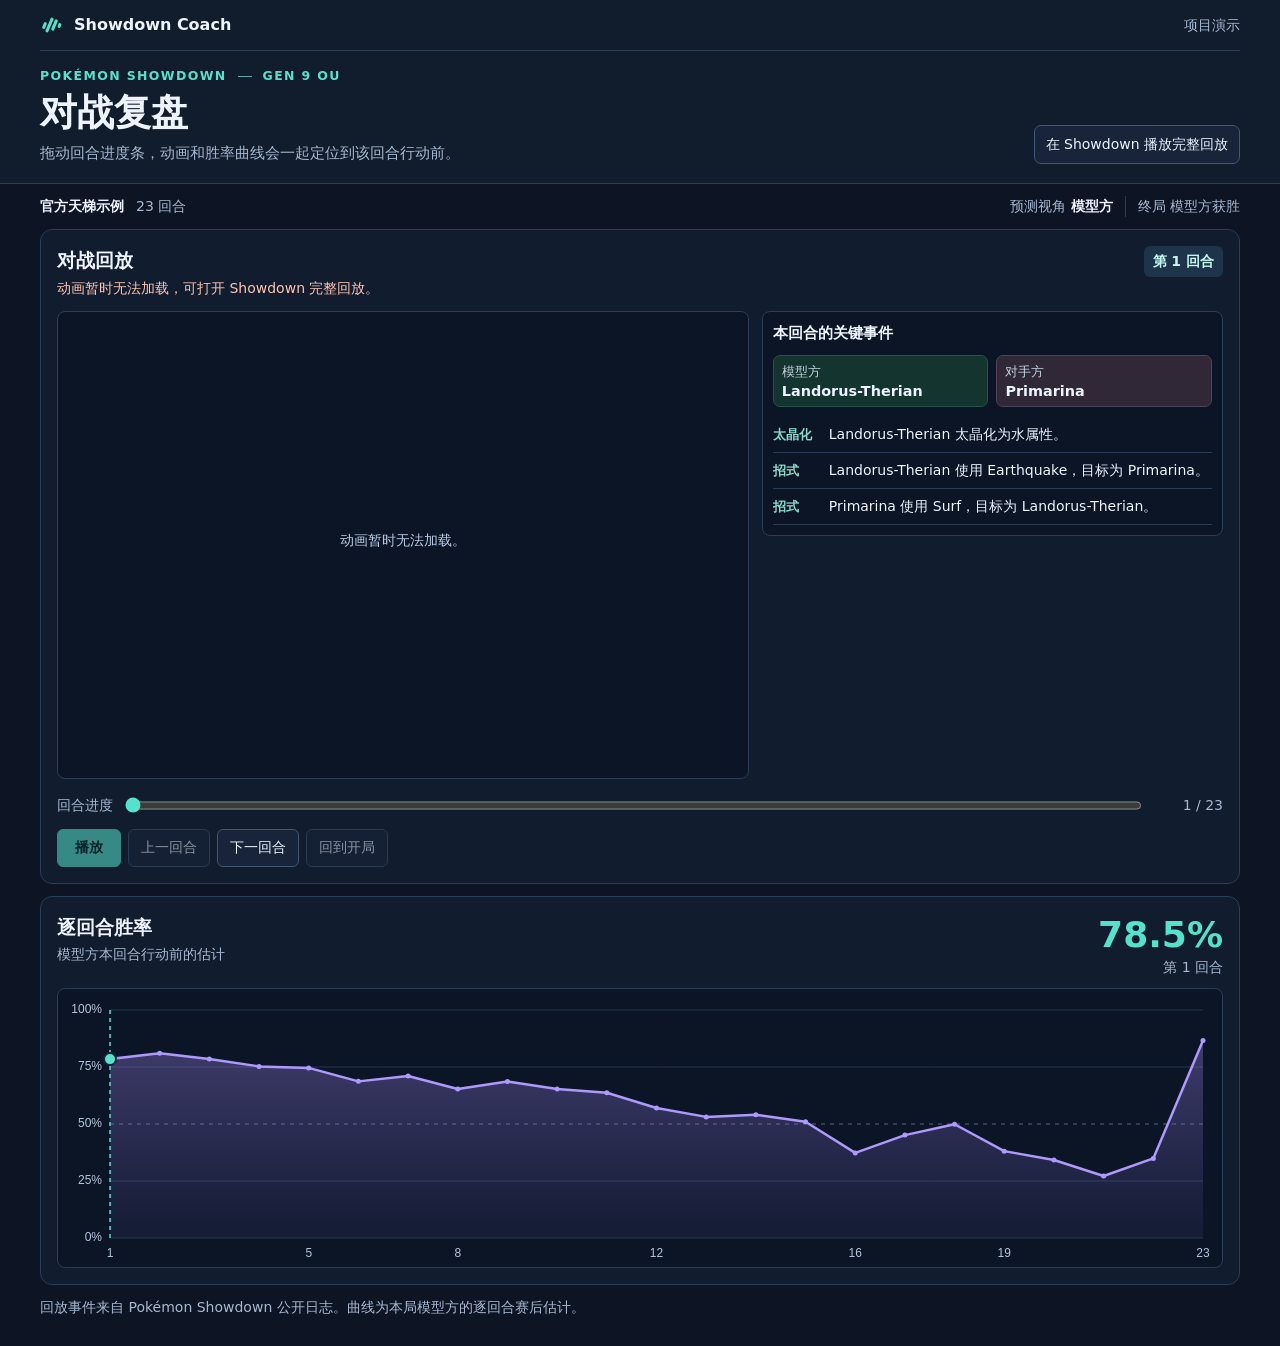
<file: index.html>
<!doctype html>
<html lang="zh-CN">
<head>
  <meta charset="utf-8">
  <meta name="viewport" content="width=device-width, initial-scale=1">
  <meta name="description" content="通过一场 Pokémon Showdown Gen 9 OU 示例对局，逐回合查看对战事件与模型胜率估计。">
  <meta name="theme-color" content="#0d1423">
  <title>对战复盘 · Showdown Coach</title>
  <link rel="stylesheet" href="style.css?v=2">
  <script src="battle-data.js" defer></script>
  <script src="app.js?v=2" defer></script>
</head>
<body>
  <header class="mast">
    <div class="frame">
      <div class="brand">
        <span class="brand-mark" aria-hidden="true"><i></i><i></i><i></i><i></i></span>
        <span>Showdown Coach</span>
        <span class="brand-tag">项目演示</span>
      </div>
      <div class="intro">
        <div>
          <p class="kicker">POKÉMON SHOWDOWN <span></span> GEN 9 OU</p>
          <h1>对战复盘</h1>
          <p class="intro-copy">拖动回合进度条，动画和胜率曲线会一起定位到该回合行动前。</p>
        </div>
        <a class="official" id="official" target="_blank" rel="noopener noreferrer" hidden>
          在 Showdown 播放完整回放
        </a>
      </div>
    </div>
  </header>

  <main class="frame">
    <p id="notice" class="notice" role="status">正在载入示例对局…</p>
    <noscript><p class="notice">请启用 JavaScript 以浏览对战回放与曲线。</p></noscript>
    <div id="workspace" hidden>
      <div class="overview">
        <div class="match-info">
          <strong id="sample-label"></strong>
          <span id="total"></span>
        </div>
        <div class="match-info secondary">
          <span>预测视角 <strong>模型方</strong></span>
          <span id="result"></span>
        </div>
      </div>

      <div class="panels">
        <section class="panel replay-panel" aria-labelledby="replay-title">
          <div class="panel-head">
            <div>
              <h2 id="replay-title">对战回放</h2>
              <p id="animation-status" role="status">正在载入动画播放器…</p>
            </div>
            <span class="turn-tag" id="replay-turn"></span>
          </div>
          <div class="replay-grid">
            <div class="animation">
              <iframe id="animation" title="Pokémon Showdown 对战动画" sandbox="allow-scripts" referrerpolicy="no-referrer"></iframe>
            </div>
            <div class="event-panel">
              <h3>本回合的关键事件</h3>
              <div class="matchup" id="matchup" aria-label="回合开始时的双方场上宝可梦"></div>
              <ol class="events" id="events" aria-label="对战事件"></ol>
            </div>
          </div>
          <div class="timeline">
            <label for="turn-slider">回合进度</label>
            <input id="turn-slider" type="range" min="1" max="1" value="1">
            <output id="turn-counter" for="turn-slider">—</output>
          </div>
          <div class="controls" role="group" aria-label="回放控制">
            <button id="play" type="button" aria-pressed="false" disabled>播放</button>
            <button id="previous" type="button">上一回合</button>
            <button id="next" type="button">下一回合</button>
            <button id="reset" type="button">回到开局</button>
          </div>
        </section>
        <section class="panel chart-panel" aria-labelledby="chart-title">
          <div class="panel-head">
            <div>
              <h2 id="chart-title">逐回合胜率</h2>
              <p>模型方本回合行动前的估计</p>
            </div>
            <div class="probability">
              <strong id="probability">—</strong>
              <span id="probability-turn"></span>
            </div>
          </div>
          <div class="plot">
            <canvas id="curve" role="img" aria-label="逐回合胜率曲线。使用回合进度条选择数据点。"></canvas>
          </div>
        </section>
      </div>
      <p class="note" id="source-note"></p>
      <p class="sr-only" id="selected-status" aria-live="polite" aria-atomic="true"></p>
    </div>
  </main>
</body>
</html>
</file>
<file: style.css>
:root {
  color-scheme: dark;
  --page: #0d1423;
  --surface: #111c2e;
  --inset: #0b1525;
  --raised: #17243a;
  --ink: #edf3ff;
  --muted: #a7b9d1;
  --border: #2b3d57;
  --accent: #55e2cc;
  font-family: "Segoe UI", "PingFang SC", "Microsoft YaHei", system-ui, sans-serif;
  line-height: 1.5;
}

*, *::before, *::after { box-sizing: border-box; }
body { margin: 0; color: var(--ink); background: var(--page); }
[hidden] { display: none !important; }
.frame { width: min(1200px, calc(100% - 64px)); margin-inline: auto; }
.mast { background: #111c2d; border-bottom: 1px solid var(--border); }
.brand { display: flex; align-items: center; gap: 10px; padding: 13px 0; border-bottom: 1px solid var(--border); font-weight: 700; }
.brand-mark { width: 24px; height: 24px; display: inline-flex; justify-content: center; align-items: center; gap: 2px; }
.brand-mark i { width: 3px; height: 7px; background: var(--accent); border-radius: 2px; transform: rotate(23deg); }
.brand-mark i:nth-child(2) { height: 16px; }
.brand-mark i:nth-child(3) { height: 12px; }
.brand-mark i:nth-child(4) { height: 5px; }
.brand-tag { margin-left: auto; font-size: .875rem; font-weight: 500; color: var(--muted); }
.intro { display: flex; align-items: end; justify-content: space-between; gap: 24px; padding: 16px 0 19px; }
.kicker { display: flex; align-items: center; gap: 11px; color: var(--accent); font-size: .78rem; font-weight: 750; letter-spacing: .11em; margin: 0 0 5px; }
.kicker span { height: 1px; width: 14px; background: #5aabac; }
h1, h2, h3, p { margin: 0; }
h1 { font-size: clamp(1.7rem, 3.6vw, 2.3rem); line-height: 1.2; }
.intro-copy { margin-top: 7px; color: var(--muted); font-size: .94rem; }
.official { text-decoration: none; color: var(--ink); background: var(--raised); border: 1px solid #425774; padding: 8px 11px; border-radius: 7px; white-space: nowrap; font-size: .875rem; }
.official:hover { background: #213653; }

main.frame { padding-bottom: 28px; }
.notice { padding: 22px 0; }
.overview { display: flex; align-items: center; justify-content: space-between; gap: 12px; padding: 12px 0; font-size: .875rem; color: var(--muted); }
.match-info { display: flex; align-items: center; gap: 12px; flex-wrap: wrap; }
.match-info strong { color: var(--ink); }
.match-info span + span { border-left: 1px solid var(--border); padding-left: 12px; }
.panels { display: grid; gap: 12px; }
.panel { background: var(--surface); border: 1px solid var(--border); border-radius: 12px; min-width: 0; padding: 16px; }
.panel-head { display: flex; align-items: start; justify-content: space-between; gap: 8px 16px; }
.panel-head h2 { font-size: 1.18rem; }
.panel-head p { font-size: .875rem; color: var(--muted); margin-top: 3px; }
#animation-status[data-state="ready"] { color: #75dfbd; }
#animation-status[data-state="error"] { color: #fec4b1; }
.probability { text-align: right; min-width: 86px; line-height: 1.2; }
.probability strong { font-size: clamp(1.65rem, 3vw, 2.25rem); font-variant-numeric: tabular-nums; color: var(--accent); }
.probability span { display: block; color: var(--muted); font-size: .875rem; margin-top: 3px; }
.plot { margin-top: 12px; border: 1px solid var(--border); background: var(--inset); border-radius: 8px; overflow: hidden; }
#curve { display: block; width: 100%; height: clamp(205px, 26vw, 278px); cursor: crosshair; }
.timeline { display: grid; grid-template-columns: auto minmax(0, 1fr) auto; align-items: center; gap: 12px; padding: 13px 0 10px; color: var(--muted); font-size: .875rem; }
.timeline input { width: 100%; margin: 0; accent-color: var(--accent); min-height: 27px; cursor: pointer; }
.timeline output { min-width: 4.9em; text-align: right; font-variant-numeric: tabular-nums; }
.controls { display: flex; flex-wrap: wrap; gap: 7px; }
button { font: inherit; font-size: .875rem; min-height: 38px; color: var(--ink); background: var(--raised); border: 1px solid #415671; border-radius: 6px; padding: 6px 12px; cursor: pointer; }
button:hover:not(:disabled) { background: #223653; }
button:disabled { opacity: .55; cursor: default; }
button#play { color: #062b28; background: var(--accent); border-color: var(--accent); font-weight: 650; min-width: 64px; }
button#play:hover:not(:disabled) { background: #83eddd; }
:focus-visible { outline: 3px solid #fcd892; outline-offset: 3px; }
.turn-tag { background: #1d344b; color: #c5f9f0; font-size: .875rem; font-weight: 650; white-space: nowrap; border-radius: 6px; padding: 5px 9px; }
.replay-grid { display: grid; grid-template-columns: minmax(0, 1.5fr) minmax(0, 1fr); align-items: start; gap: 13px; margin-top: 12px; }
.animation { display: grid; place-items: center; overflow: hidden; border: 1px solid var(--border); background: var(--inset); border-radius: 8px; }
.animation iframe { display: block; border: 0; width: min(100%, 640px); aspect-ratio: 640 / 466; }
.event-panel { min-width: 0; background: var(--inset); border: 1px solid var(--border); border-radius: 8px; padding: 10px; }
.event-panel h3 { font-size: .95rem; }
.matchup { display: grid; grid-template-columns: 1fr 1fr; gap: 8px; margin-top: 10px; }
.side { background: #14342f; border: 1px solid #275349; border-radius: 7px; padding: 6px 8px; min-width: 0; overflow-wrap: anywhere; }
.side.opponent { background: #302837; border-color: #50415a; }
.side span { display: block; color: #c0d1dc; font-size: .8rem; }
.side strong { display: block; margin-top: 1px; font-size: .9rem; line-height: 1.3; }
.events { list-style: none; padding: 0; margin: 10px 0 0; max-height: 250px; overflow-y: auto; scrollbar-width: thin; }
.event { display: grid; grid-template-columns: 3.5em minmax(0, 1fr); align-items: baseline; gap: 7px; padding: 7px 3px 7px 0; border-bottom: 1px solid var(--border); font-size: .875rem; overflow-wrap: anywhere; }
.event-kind { color: #89d8c8; font-size: .81rem; font-weight: 700; }
.empty-event { margin-top: 10px; color: var(--muted); }
.note { color: var(--muted); font-size: .875rem; margin-top: 12px; }
.sr-only { position: absolute; width: 1px; height: 1px; padding: 0; margin: -1px; overflow: hidden; clip: rect(0, 0, 0, 0); white-space: nowrap; border: 0; }

@media (max-width: 900px) {
  .frame { width: calc(100% - 38px); }
  .panel { padding: 13px; }
}
@media (max-width: 730px) {
  .frame { width: calc(100% - 24px); }
  .intro { flex-direction: column; align-items: flex-start; gap: 10px; }
  .overview { align-items: flex-start; flex-direction: column; gap: 4px; }
  .replay-grid { grid-template-columns: minmax(0, 1fr); gap: 8px; }
  .replay-panel { display: grid; }
  .replay-grid { display: contents; }
  .animation { order: 1; margin-top: 10px; }
  .timeline { order: 2; }
  .controls { order: 3; }
  .event-panel { order: 4; margin-top: 10px; }
  .events { max-height: 165px; }
}
@media (max-width: 380px) {
  .panel { padding: 10px; }
  .controls button { padding-inline: 7px; }
  .timeline { gap: 8px; }
}
</file>
